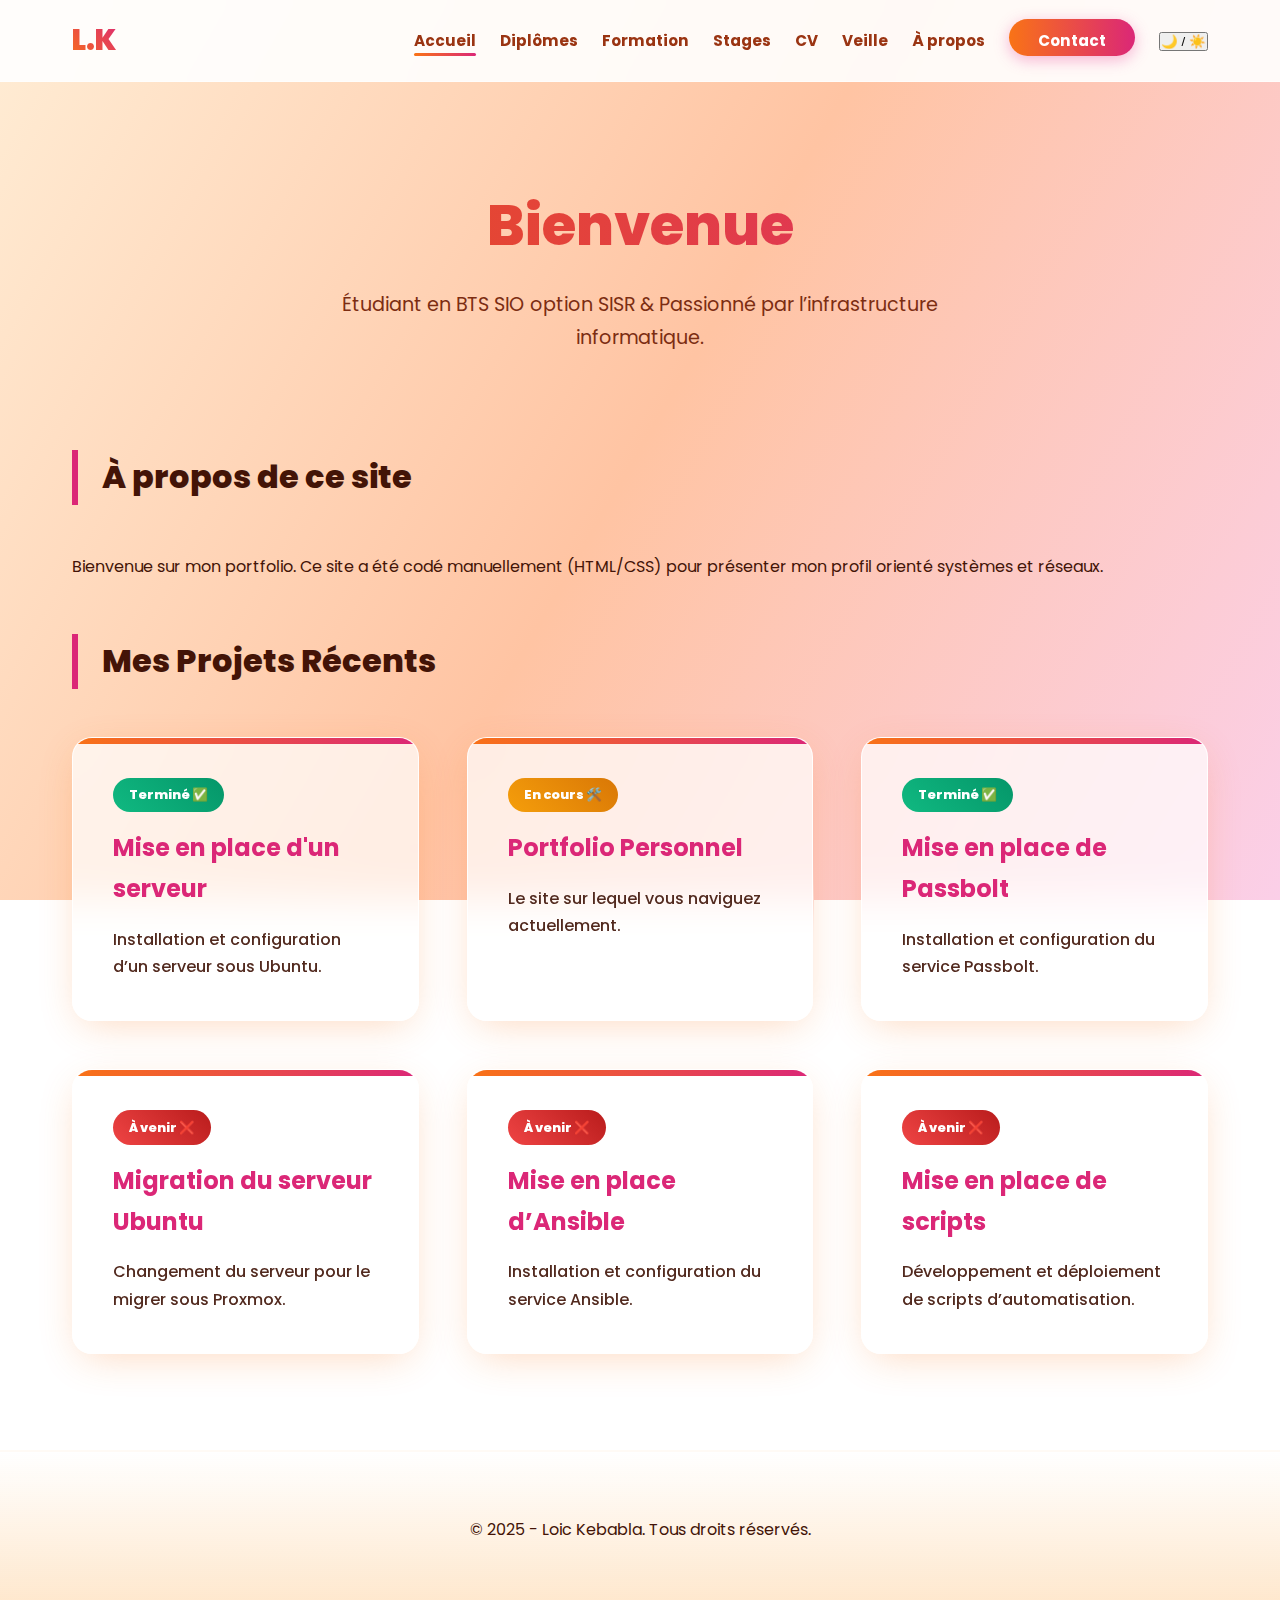
<file: index.html>
<!DOCTYPE html>
<html lang="fr">
<head>
    <meta charset="UTF-8">
    <meta name="viewport" content="width=device-width, initial-scale=1.0">
    <title>1Loic Kebabla - Portfolio</title>
    <link href="https://fonts.googleapis.com/css2?family=Poppins:wght@300;400;500;600;700&display=swap" rel="stylesheet">
    
    <link id="theme-style" rel="stylesheet" href="css/style15.css">

    <script>
        (function() {
            const savedTheme = localStorage.getItem('theme');
            if (savedTheme === 'dark') {
                document.getElementById('theme-style').setAttribute('href', 'css/style9_darkg.css');
            }
        })();
    </script>
</head>
<body>

    <nav class="navbar">
        <div class="nav-container">
            <a href="index.html" class="logo">L.K</a>
            <ul class="nav-links">
                <li><a href="index.html" class="active">Accueil</a></li>
                <li><a href="./diplomes/">Diplômes</a></li>
                <li><a href="./formation/">Formation</a></li>
                <li><a href="./stage/">Stages</a></li>
                <li><a href="./cv/">CV</a></li>
                <li><a href="./veilletechno/">Veille</a></li>
                <li><a href="./presentationperso/">À propos</a></li>
                <li><a href="./contact/" class="btn-contact">Contact</a></li>
                
                <li><button onclick="toggleTheme()" class="theme-switch" title="Changer de thème">🌙 / ☀️</button></li>
            </ul>
        </div>
    </nav>

    <main>
        <section class="hero-small">
            <h1>Bienvenue</h1>
            <p>Étudiant en BTS SIO option SISR & Passionné par l’infrastructure informatique.</p>
        </section>

        <div class="container">
            <section id="intro">
                <h2 class="section-title">À propos de ce site</h2>
                <p>Bienvenue sur mon portfolio. Ce site a été codé manuellement (HTML/CSS) pour présenter mon profil orienté systèmes et réseaux.</p>
            </section>

            <br><br>

            <section id="projects">
                <h2 class="section-title">Mes Projets Récents</h2>
                <div class="grid-container">
                    <article class="card">
                        <span class="tag finished">Terminé ✅</span>
                        <h3>Mise en place d'un serveur</h3>
                        <p>Installation et configuration d’un serveur sous Ubuntu.</p>
                    </article>

                    <article class="card">
                        <span class="tag in-progress">En cours 🛠️</span>
                        <h3>Portfolio Personnel</h3>
                        <p>Le site sur lequel vous naviguez actuellement.</p>
                    </article>

                    <article class="card">
                        <span class="tag finished">Terminé ✅</span>
                        <h3>Mise en place de Passbolt</h3>
                        <p>Installation et configuration du service Passbolt.</p>
                    </article>

                    <article class="card">
                        <span class="tag future">À venir ❌</span>
                        <h3>Migration du serveur Ubuntu</h3>
                        <p>Changement du serveur pour le migrer sous Proxmox.</p>
                    </article>

                    <article class="card">
                        <span class="tag future">À venir ❌</span>
                        <h3>Mise en place d’Ansible</h3>
                        <p>Installation et configuration du service Ansible.</p>
                    </article>

                    <article class="card">
                        <span class="tag future">À venir ❌</span>
                        <h3>Mise en place de scripts</h3>
                        <p>Développement et déploiement de scripts d’automatisation.</p>
                    </article>
                </div>
            </section>
        </div>
    </main>

    <footer>
        <p>&copy; 2025 - Loic Kebabla. Tous droits réservés.</p>
    </footer>

    <script>
        function toggleTheme() {
            const themeLink = document.getElementById('theme-style');
            const currentTheme = themeLink.getAttribute('href');

            if (currentTheme.includes('style15.css')) {
                themeLink.setAttribute('href', 'css/style9_darkg.css');
                localStorage.setItem('theme', 'dark');
            } else {
                themeLink.setAttribute('href', 'css/style15.css');
                localStorage.setItem('theme', 'light');
            }
        }
    </script>
</body>
</html>
</file>
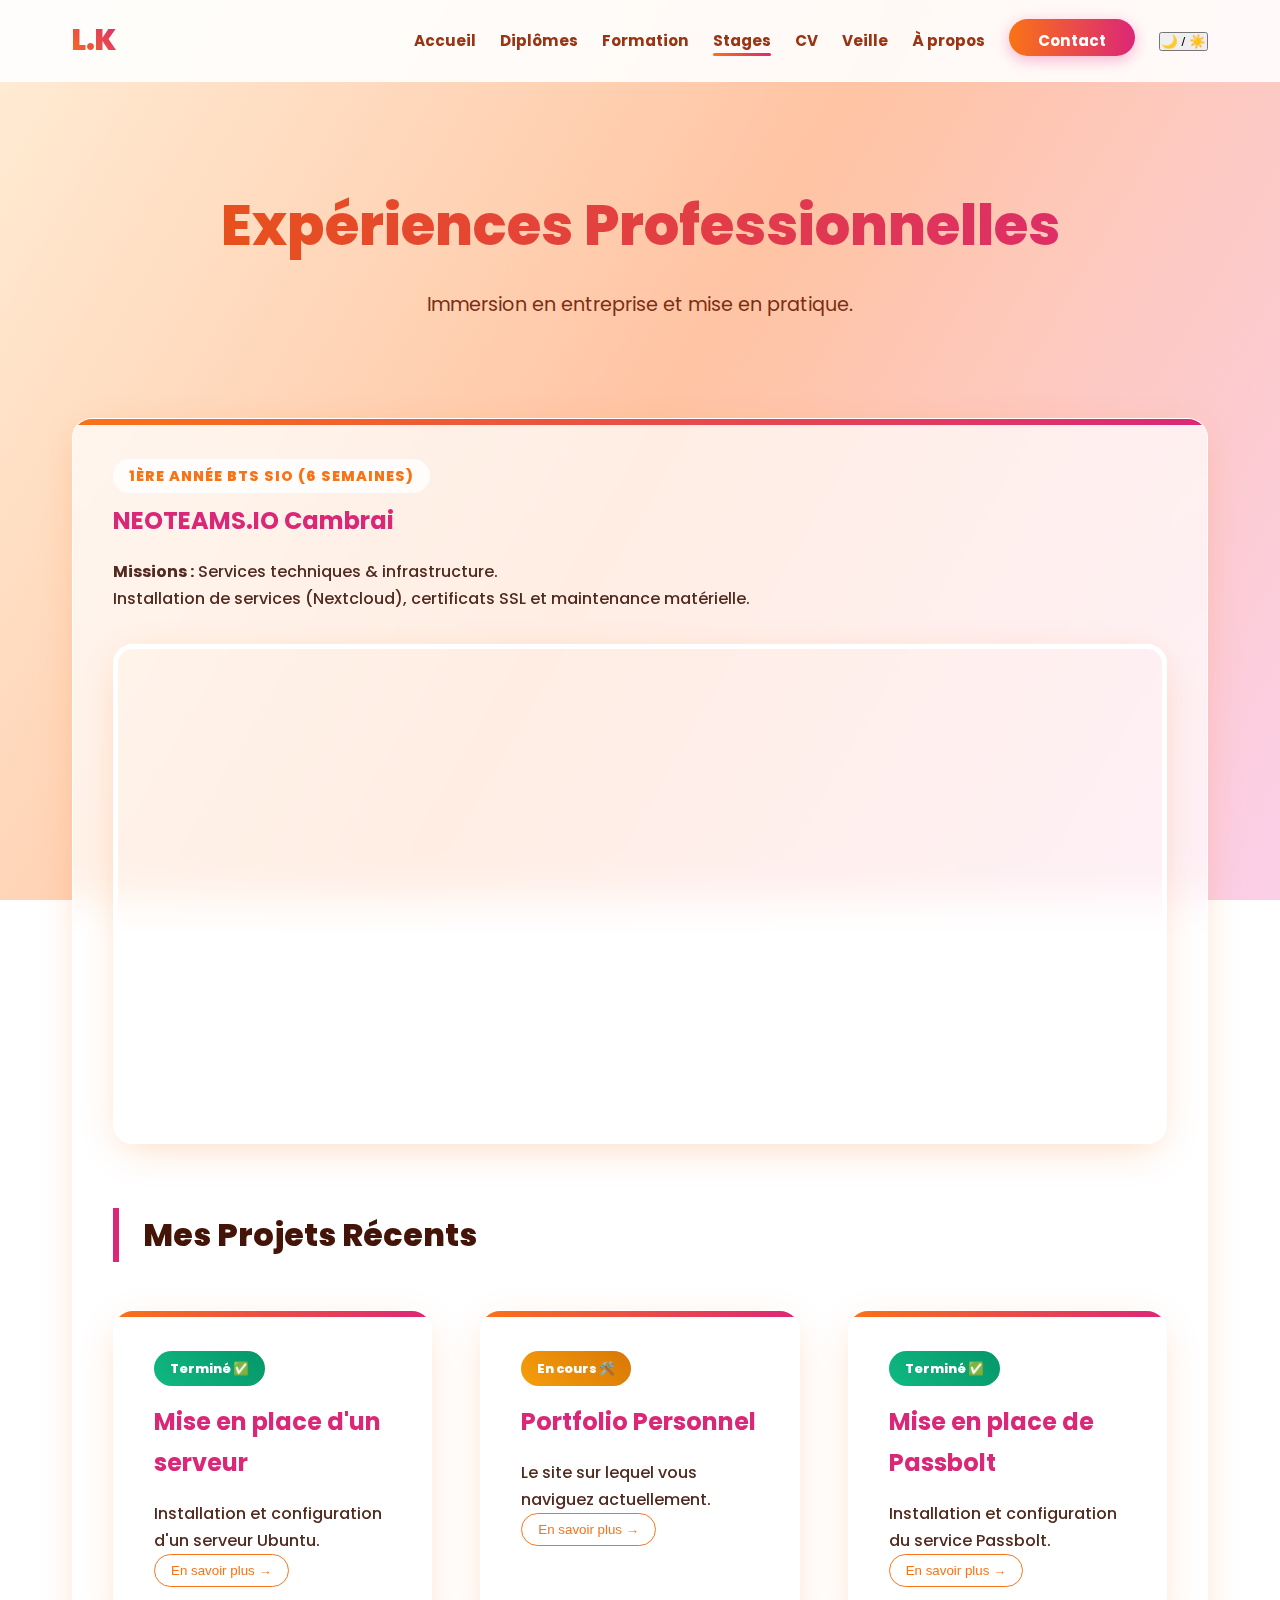
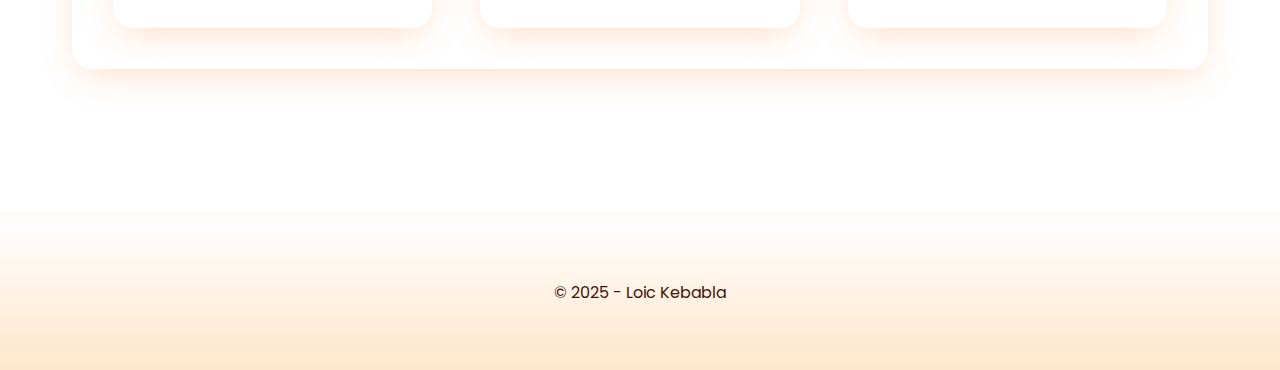
<file: stage/index.html>
<!DOCTYPE html>
<html lang="fr">
<head>
    <meta charset="UTF-8">
    <meta name="viewport" content="width=device-width, initial-scale=1.0">
    <title>Loic Kebabla - Portfolio</title>
    <link href="https://fonts.googleapis.com/css2?family=Poppins:wght@300;400;500;600;700&display=swap" rel="stylesheet">
    <link id="theme-style" rel="stylesheet" href="../css/style15.css">

    <script>
        (function() {
            const savedTheme = localStorage.getItem('theme');
            if (savedTheme === 'dark') {
                document.getElementById('theme-style').setAttribute('href', '../css/style9_darkg.css');
            }
        })();
    </script>
</head>
<body>
    <nav class="navbar">
        <div class="nav-container">
            <a href="index.html" class="logo">L.K</a>
            <ul class="nav-links">
                <li><a href="../">Accueil</a></li>
                <li><a href="../diplomes/">Diplômes</a></li>
                <li><a href="../formation/">Formation</a></li>
                <li><a href="." class="active">Stages</a></li>
                <li><a href="../cv/">CV</a></li>
                <li><a href="../veilletechno/">Veille</a></li>
                <li><a href="../presentationperso/">À propos</a></li>
                <li><a href="../contact/" class="btn-contact">Contact</a></li>
                <li><button onclick="toggleTheme()" class="theme-switch">🌙 / ☀️</button></li>
            </ul>
        </div>
    </nav>

    <main>
        <section class="hero-small">
            <h1>Expériences Professionnelles</h1>
            <p>Immersion en entreprise et mise en pratique.</p>
        </section>

        <div class="container">
            <div class="timeline-item">
                <span class="timeline-date">1ère année BTS SIO (6 semaines)</span>
                <h3>NEOTEAMS.IO Cambrai</h3>
                <p><strong>Missions :</strong> Services techniques & infrastructure.</p>
                <p>Installation de services (Nextcloud), certificats SSL et maintenance matérielle.</p>
                
                <div class="map-responsive">
                    <iframe src="https://www.google.com/maps/embed?pb=!1m18!1m12!1m3!1d2624.123456789012!2d2.31!3d48.87!2m3!1f0!2f0!3f0!3m2!1i1024!2i768!4f13.1!3m3!1m2!1s0x47e66efc1234567%3A0xabcdef1234567890!2s75008%20Paris!5e0!3m2!1sfr!2sfr!4v1700000000000" allowfullscreen="" loading="lazy"></iframe>
                </div>

                <h2 class="section-title" style="margin-top: 4rem; border-left: 6px solid var(--secondary);">Mes Projets Récents</h2>
                
                <div class="grid-container">
                    <article class="card">
                        <span class="tag finished">Terminé ✅</span>
                        <h3>Mise en place d'un serveur</h3>
                        <p>Installation et configuration d'un serveur Ubuntu.</p>
                        <button class="btn-more" onclick="openModal('serveur')">En savoir plus →</button>
                    </article>

                    <article class="card">
                        <span class="tag in-progress">En cours 🛠️</span>
                        <h3>Portfolio Personnel</h3>
                        <p>Le site sur lequel vous naviguez actuellement.</p>
                        <button class="btn-more" onclick="openModal('portfolio')">En savoir plus →</button>
                    </article>

                    <article class="card">
                        <span class="tag finished">Terminé ✅</span>
                        <h3>Mise en place de Passbolt</h3>
                        <p>Installation et configuration du service Passbolt.</p>
                        <button class="btn-more" onclick="openModal('passbolt')">En savoir plus →</button>
                    </article>
                </div>
            </div>
        </div>
    </main>

    <div id="modal-overlay" class="modal-overlay">
        <div class="modal-content">
            <div class="modal-header">
                <h2 id="modal-title">Titre du Projet</h2>
                <button class="close-btn" onclick="closeModal()">×</button>
            </div>
            <div class="modal-body">
                <h4>Pourquoi ?</h4>
                <p id="modal-why"></p>
                <h4>Comment ?</h4>
                <p id="modal-how"></p>
                <h4>Aperçu du projet</h4>
                <div class="modal-img-container">
                    <p id="modal-preview-text"></p>
                    <div class="img-placeholder">🖼️ Capture d'écran à venir</div>
                </div>
            </div>
        </div>
    </div>

    <footer><p>© 2025 - Loic Kebabla</p></footer>

    <script>
        const projectDetails = {
            'serveur': {
                title: "Mise en place d'un serveur",
                why: "Ce projet visait à centraliser les ressources et sécuriser l'accès aux données locales.",
                how: "J'ai configuré un serveur Ubuntu avec accès SSH sécurisé et pare-feu UFW.",
                preview: "Configuration du terminal et des services de fichiers."
            },
            'portfolio': {
                title: "Portfolio Personnel",
                why: "Créer une vitrine professionnelle pour mes stages et projets de BTS SIO.",
                how: "Utilisation de HTML5, CSS3 avec variables pour le changement de thème et JavaScript.",
                preview: "Structure responsive et design moderne."
            },
            'passbolt': {
                title: "Mise en place de Passbolt",
                why: "Permettre une gestion sécurisée et collaborative des mots de passe en entreprise.",
                how: "Installation sur serveur Debian avec Docker et configuration des clés GPG.",
                preview: "Interface de gestion des coffres-forts numériques."
            }
        };

        function openModal(id) {
            const project = projectDetails[id];
            document.getElementById('modal-title').innerText = project.title;
            document.getElementById('modal-why').innerText = project.why;
            document.getElementById('modal-how').innerText = project.how;
            document.getElementById('modal-preview-text').innerText = project.preview;
            document.getElementById('modal-overlay').style.display = 'flex';
        }

        function closeModal() {
            document.getElementById('modal-overlay').style.display = 'none';
        }

        function toggleTheme() {
            const themeLink = document.getElementById('theme-style');
            const isSunset = themeLink.getAttribute('href').includes('style15.css');
            themeLink.setAttribute('href', isSunset ? '../css/style9_darkg.css' : '../css/style15.css');
            localStorage.setItem('theme', isSunset ? 'dark' : 'light');
        }
    </script>
</body>
</html>
</file>
<file: css/style15.css>
/* --- STYLE SUNSET VIBES (VERSION FINALE VALIDÉE) --- */

:root {
    /* Palette Sunset */
    --primary: #f97316;       /* Orange vibrant */
    --secondary: #db2777;     /* Rose framboise */
    --text-dark: #431407;     /* Marron foncé */
    --white: #ffffff;
    
    /* Fond dégradé chaleureux */
    --bg-warm: linear-gradient(120deg, #ffedd5 0%, #ffc4a3 50%, #fbcfe8 100%);
    
    /* Effet Verre */
    --glass-bg: rgba(255, 255, 255, 0.7);
    --glass-border: 1px solid rgba(255, 255, 255, 0.9);
    
    /* UI & Spacing */
    --shadow: 0 10px 40px -10px rgba(249, 115, 22, 0.3);
    --radius: 20px;
    --container-width: 1200px;
    --transition: all 0.3s ease;
}

/* --- ANIMATIONS --- */
@keyframes fadeInUp {
    from { opacity: 0; transform: translateY(30px); }
    to { opacity: 1; transform: translateY(0); }
}

/* --- RESET & GLOBAL --- */
* { margin: 0; padding: 0; box-sizing: border-box; }

body {
    font-family: 'Poppins', 'Inter', sans-serif;
    background: var(--bg-warm);
    background-attachment: fixed;
    color: var(--text-dark);
    line-height: 1.7;
    display: flex; flex-direction: column; min-height: 100vh;
}

main { 
    flex: 1; 
    animation: fadeInUp 0.8s ease-out; 
}

a { text-decoration: none; color: inherit; transition: var(--transition); }
ul { list-style: none; }
img { max-width: 100%; border-radius: var(--radius); }

/* --- SPÉCIAL GOOGLE MAPS (AGRANDISSEMENT) --- */
iframe {
    width: 100%;            /* Prend toute la largeur */
    height: 500px;          /* Hauteur forcée très grande */
    border-radius: var(--radius);
    border: 5px solid white;
    box-shadow: var(--shadow);
    margin: 2rem 0;
    display: block;
}

/* --- BARRES DE SÉPARATION --- */
hr {
    border: 0;
    height: 2px;
    background: linear-gradient(90deg, transparent, var(--secondary), transparent);
    margin: 3rem 0;
    opacity: 0.5;
}

/* --- NAVIGATION (AVEC BARRE QUI SE DESSINE) --- */
.navbar {
    background: rgba(255, 255, 255, 0.9);
    backdrop-filter: blur(10px);
    border-bottom: 1px solid rgba(255, 255, 255, 0.5);
    padding: 1rem 0;
    position: sticky; top: 0; z-index: 1000;
}

.nav-container {
    max-width: var(--container-width); margin: 0 auto; padding: 0 2rem;
    display: flex; justify-content: space-between; align-items: center;
}

.logo {
    font-weight: 900; 
    font-size: 1.8rem; 
    background: linear-gradient(45deg, var(--primary), var(--secondary));
    -webkit-background-clip: text;
    -webkit-text-fill-color: transparent;
}

.nav-links { display: flex; gap: 1.5rem; flex-wrap: wrap; align-items: center; }

/* Styles des liens du menu */
.nav-links a { 
    font-weight: 700; 
    color: #9a3412; 
    font-size: 0.95rem; 
    position: relative; /* Important pour la barre */
    padding-bottom: 5px;
}

/* LA BARRE ANIMÉE EN DESSOUS */
.nav-links a::after {
    content: '';
    position: absolute;
    left: 0;
    bottom: 0;
    width: 0; /* Départ à 0 */
    height: 3px;
    background: linear-gradient(to right, var(--primary), var(--secondary));
    transition: width 0.3s ease; /* Animation fluide */
    border-radius: 2px;
}

/* Au survol, la barre passe à 100% */
.nav-links a:hover::after, .nav-links a.active::after {
    width: 100%;
}

/* Couleur du texte au survol */
.nav-links a:hover { color: var(--secondary); }

/* Exception pour le bouton contact : pas de barre en dessous */
.nav-links .btn-contact::after { display: none !important; }

/* Style du bouton Contact */
.btn-contact { 
    background: linear-gradient(to right, var(--primary), var(--secondary)); 
    color: white !important; 
    padding: 0.7rem 1.8rem; 
    border-radius: 50px; 
    box-shadow: 0 4px 15px rgba(236, 72, 153, 0.4);
    transition: var(--transition);
}
.btn-contact:hover { 
    transform: translateY(-2px); 
    box-shadow: 0 8px 25px rgba(236, 72, 153, 0.6);
}

/* --- HERO SECTION --- */
.hero-small { 
    text-align: center; 
    padding: 6rem 2rem 4rem 2rem;
}

.hero-small h1 { 
    font-size: 3.5rem; 
    font-weight: 800;
    background: linear-gradient(to right, #ea580c, #db2777);
    -webkit-background-clip: text;
    -webkit-text-fill-color: transparent;
    margin-bottom: 1rem;
}

.hero-small p {
    color: #7c2d12;
    font-size: 1.2rem;
    max-width: 700px;
    margin: 0 auto;
}

/* --- TITRES DE SECTION (LIGNE SUR LE CÔTÉ) --- */
.container { max-width: var(--container-width); margin: 0 auto; padding: 2rem; }

.section-title { 
    font-size: 2rem; 
    margin-bottom: 3rem; 
    color: var(--text-dark); 
    font-weight: 800;
    /* La barre verticale à gauche que tu voulais */
    border-left: 6px solid var(--secondary);
    padding-left: 1.5rem;
    text-align: left;
}

/* --- CARTES & DIPLÔMES --- */
.grid-container { 
    display: grid; 
    /* Taille normale des cartes */
    grid-template-columns: repeat(auto-fit, minmax(300px, 1fr)); 
    gap: 3rem; 
}

.card, .timeline-item, .form-wrapper, .pdf-container {
    background: var(--glass-bg);
    backdrop-filter: blur(20px);
    border: var(--glass-border);
    border-radius: var(--radius);
    padding: 2.5rem;
    box-shadow: var(--shadow);
    transition: var(--transition);
    position: relative;
    overflow: hidden;
    margin-bottom: 3rem;
}

/* Pas de marge en bas dans une grille */
.grid-container .card { margin-bottom: 0; }

/* Barre colorée en haut des cartes */
.card::before, .timeline-item::before, .pdf-container::before {
    content: ''; 
    position: absolute; top: 0; left: 0; width: 100%; height: 6px;
    background: linear-gradient(90deg, var(--primary), var(--secondary));
}

.card:hover, .timeline-item:hover { 
    transform: translateY(-8px); 
    background: rgba(255, 255, 255, 0.9); 
    box-shadow: 0 20px 50px rgba(249, 115, 22, 0.2);
}

.card h3, .timeline-item h3 { 
    color: var(--secondary); 
    font-size: 1.5rem; 
    margin-bottom: 1rem; 
    font-weight: 700;
}

.card p, .timeline-item p { 
    color: #522a1f; 
    font-weight: 500; 
}

/* --- BOUTONS TÉLÉCHARGEMENT (CV/MOTIV) --- */
/* Le style que tu as validé */
.btn-download, .btn-submit {
    display: inline-block;
    min-width: 220px;
    background: linear-gradient(to right, var(--primary), var(--secondary));
    color: white !important;
    padding: 1rem 3rem;
    border-radius: 50px;
    font-weight: 800;
    font-size: 1.1rem;
    box-shadow: 0 4px 15px rgba(236, 72, 153, 0.4);
    margin-bottom: 1.5rem;
    text-align: center;
    border: none;
    cursor: pointer;
    transition: var(--transition);
}

.btn-download:hover, .btn-submit:hover {
    transform: translateY(-3px) scale(1.02);
    box-shadow: 0 10px 30px rgba(236, 72, 153, 0.5);
}

/* --- TAGS --- */
.tag { 
    font-size: 0.8rem; font-weight: 800; padding: 0.4rem 1rem; 
    border-radius: 50px; display: inline-block; margin-bottom: 1rem; color: white; 
}
.tag.in-progress { background: linear-gradient(45deg, #f59e0b, #d97706); }
.tag.finished { background: linear-gradient(45deg, #10b981, #059669); }
.tag.future { background: linear-gradient(45deg, #ef4444, #b91c1c); }

/* --- TIMELINE SPECIFIQUE --- */
.timeline-date { 
    display: inline-block;
    color: var(--primary); font-weight: 800; letter-spacing: 1px; text-transform: uppercase;
    font-size: 0.9rem; margin-bottom: 0.5rem;
    background: rgba(255, 255, 255, 0.8);
    padding: 0.3rem 1rem; border-radius: 50px;
}

/* --- FORMULAIRE --- */
.form-wrapper { max-width: 700px; margin: 0 auto; }
.form-group label { display: block; margin-bottom: 0.6rem; font-weight: 700; }
.form-group input, .form-group textarea {
    width: 100%; padding: 1.2rem; 
    background: rgba(255, 255, 255, 0.6); 
    border: 2px solid white; border-radius: 12px;
    font-family: inherit; font-size: 1rem;
    transition: var(--transition);
}
.form-group input:focus, .form-group textarea:focus { 
    outline: none; border-color: var(--primary); background: white; 
    box-shadow: 0 0 0 4px rgba(249, 115, 22, 0.1);
}
.btn-submit { width: 100%; margin-top: 1.5rem; }

/* --- FOOTER --- */
footer {
    text-align: center; padding: 4rem 2rem; margin-top: 4rem;
    border-top: 2px solid rgba(255, 255, 255, 0.8);
    background: linear-gradient(to bottom, rgba(255, 255, 255, 0.3), rgba(254, 215, 170, 0.6));
    color: var(--text-dark);
}

/* --- RESPONSIVE --- */
@media (max-width: 768px) {
    .nav-container { flex-direction: column; gap: 1rem; }
    .hero-small h1 { font-size: 2.5rem; }
    .card, .timeline-item { padding: 2rem; }
    .grid-container { grid-template-columns: 1fr; }
    /* Sur mobile, la map reste assez haute pour être utilisable */
    iframe { height: 400px; }
}



/* --- MODALE SUNSET --- */
.modal-overlay {
    display: none; position: fixed; top: 0; left: 0; width: 100%; height: 100%;
    background: rgba(67, 20, 7, 0.4); backdrop-filter: blur(10px); z-index: 2000;
    justify-content: center; align-items: center;
}
.modal-content {
    background: white; border-radius: var(--radius); padding: 2.5rem;
    max-width: 800px; width: 90%; color: var(--text-dark); position: relative;
}
.modal-header { display: flex; justify-content: space-between; border-bottom: 2px solid var(--primary); margin-bottom: 1.5rem; }
.close-btn { background: none; border: none; color: var(--secondary); font-size: 2rem; cursor: pointer; }
.modal-body h4 { color: var(--secondary); margin-top: 1.5rem; font-weight: 700; }
.btn-more { background: none; border: 1px solid var(--primary); color: var(--primary); padding: 0.5rem 1rem; border-radius: 50px; cursor: pointer; transition: 0.3s; }
.btn-more:hover { background: var(--primary); color: white; }
</file>
